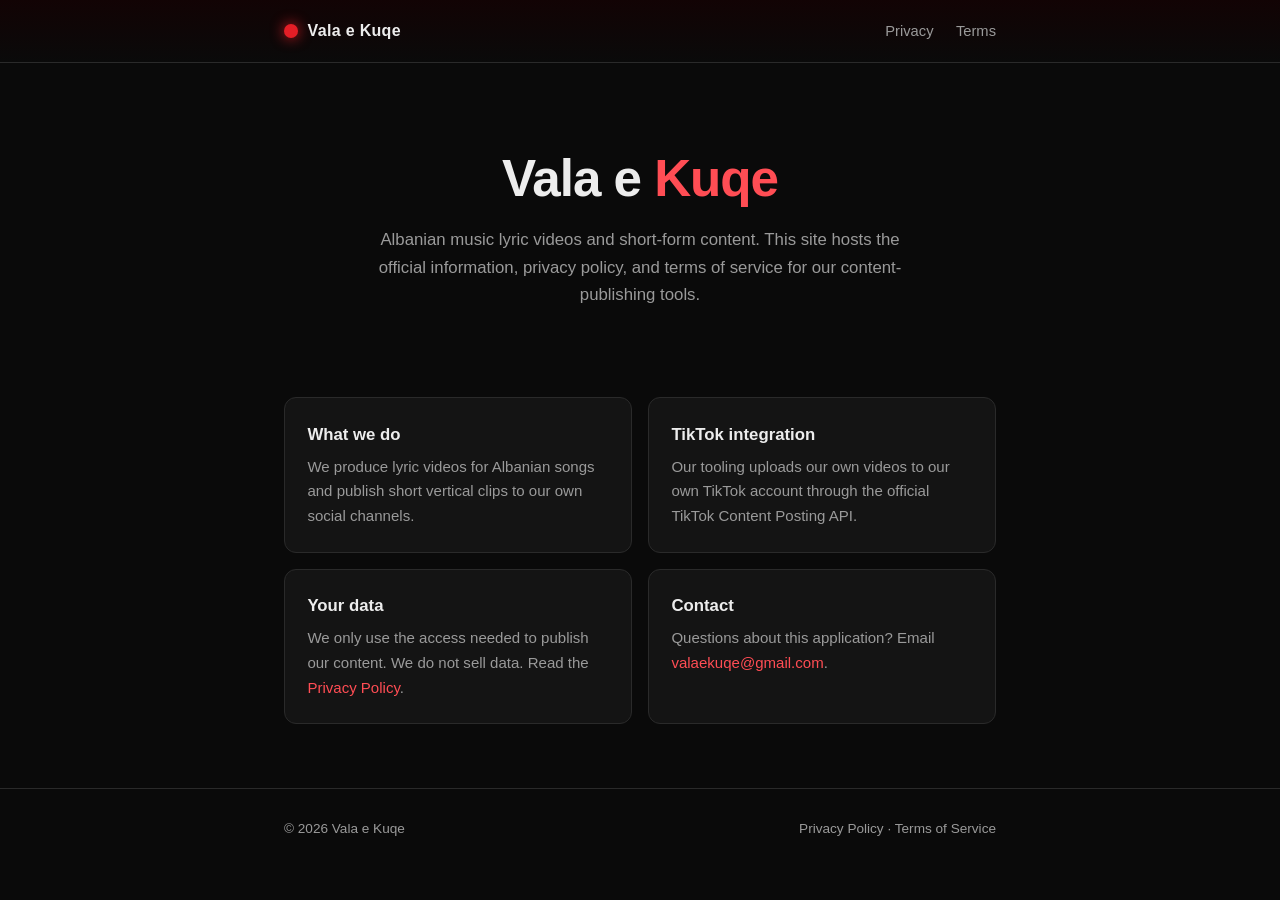
<file: index.html>
<!DOCTYPE html>
<html lang="en">
<head>
  <meta charset="UTF-8" />
  <meta name="viewport" content="width=device-width, initial-scale=1.0" />
  <title>Vala e Kuqe</title>
  <meta name="description" content="Vala e Kuqe — Albanian music lyric videos and short-form content." />
  <link rel="stylesheet" href="style.css" />
</head>
<body>
  <header>
    <nav class="nav">
      <div class="brand"><span class="mark"></span> Vala e Kuqe</div>
      <div class="nav-links">
        <a href="privacy.html">Privacy</a>
        <a href="terms.html">Terms</a>
      </div>
    </nav>
  </header>

  <main>
    <section class="hero">
      <h1>Vala e <span class="accent">Kuqe</span></h1>
      <p>
        Albanian music lyric videos and short-form content. This site hosts the
        official information, privacy policy, and terms of service for our
        content-publishing tools.
      </p>
    </section>

    <section class="cards">
      <div class="card">
        <h3>What we do</h3>
        <p>
          We produce lyric videos for Albanian songs and publish short vertical
          clips to our own social channels.
        </p>
      </div>
      <div class="card">
        <h3>TikTok integration</h3>
        <p>
          Our tooling uploads our own videos to our own TikTok account through
          the official TikTok Content Posting API.
        </p>
      </div>
      <div class="card">
        <h3>Your data</h3>
        <p>
          We only use the access needed to publish our content. We do not sell
          data. Read the <a href="privacy.html">Privacy Policy</a>.
        </p>
      </div>
      <div class="card">
        <h3>Contact</h3>
        <p>
          Questions about this application? Email
          <a href="mailto:valaekuqe@gmail.com">valaekuqe@gmail.com</a>.
        </p>
      </div>
    </section>
  </main>

  <footer>
    <div class="foot">
      <span>© 2026 Vala e Kuqe</span>
      <span>
        <a href="privacy.html">Privacy Policy</a> ·
        <a href="terms.html">Terms of Service</a>
      </span>
    </div>
  </footer>
</body>
</html>
</file>
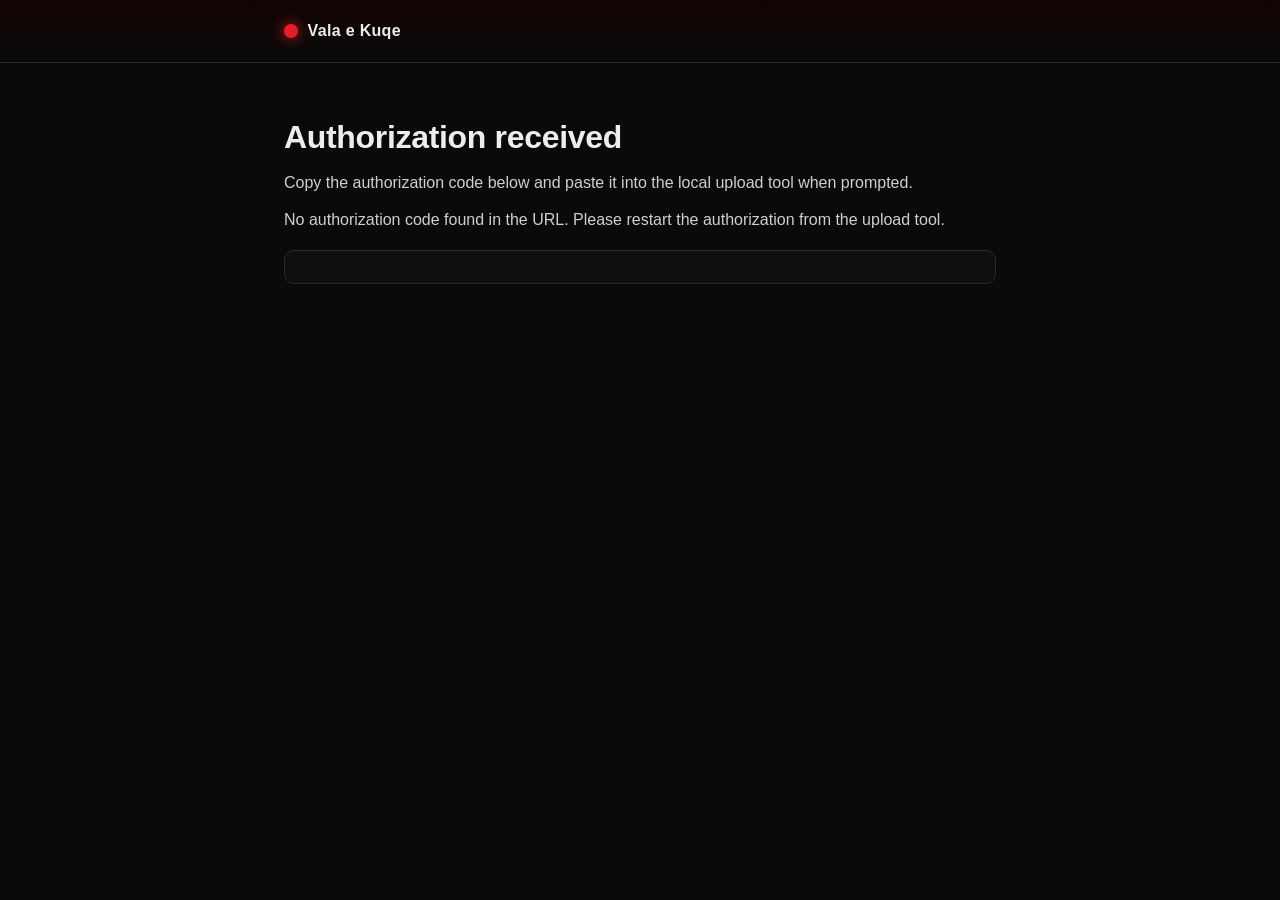
<file: callback.html>
<!DOCTYPE html>
<html lang="en">
<head>
  <meta charset="UTF-8" />
  <meta name="viewport" content="width=device-width, initial-scale=1.0" />
  <title>Authorization — Vala e Kuqe</title>
  <link rel="stylesheet" href="style.css" />
  <style>
    .codebox {
      background: #0f0f0f;
      border: 1px solid var(--border);
      border-radius: 10px;
      padding: 1rem 1.1rem;
      margin-top: 1rem;
      word-break: break-all;
      font-family: "SF Mono", Menlo, Consolas, monospace;
      font-size: 0.9rem;
    }
    .label { color: var(--muted); font-size: 0.8rem; text-transform: uppercase; letter-spacing: 0.06em; }
    button {
      margin-top: 1.2rem;
      background: var(--red);
      color: #fff;
      border: none;
      border-radius: 8px;
      padding: 0.7rem 1.2rem;
      font-size: 0.95rem;
      cursor: pointer;
    }
    button:hover { background: var(--red-soft); }
    .err { color: var(--red-soft); }
  </style>
</head>
<body>
  <header>
    <nav class="nav">
      <div class="brand"><span class="mark"></span> <a href="index.html" style="color:inherit">Vala e Kuqe</a></div>
    </nav>
  </header>

  <main class="doc">
    <h1>Authorization received</h1>
    <p>Copy the authorization code below and paste it into the local upload tool when prompted.</p>

    <div id="ok" style="display:none">
      <p class="label">Authorization code</p>
      <div class="codebox" id="code"></div>
      <p class="label" style="margin-top:1rem">State</p>
      <div class="codebox" id="state"></div>
      <button id="copy">Copy code</button>
    </div>

    <div id="bad" style="display:none">
      <p class="err">No authorization code found in the URL. Please restart the authorization from the upload tool.</p>
      <div class="codebox" id="rawerr"></div>
    </div>
  </main>

  <script>
    (function () {
      var params = new URLSearchParams(window.location.search);
      var code = params.get("code");
      var state = params.get("state");
      var error = params.get("error");

      if (code) {
        document.getElementById("ok").style.display = "block";
        document.getElementById("code").textContent = code;
        document.getElementById("state").textContent = state || "(none)";
        document.getElementById("copy").addEventListener("click", function () {
          navigator.clipboard.writeText(code);
          this.textContent = "Copied";
        });
      } else {
        document.getElementById("bad").style.display = "block";
        document.getElementById("rawerr").textContent =
          error ? ("error: " + error + " — " + (params.get("error_description") || "")) : window.location.search;
      }
    })();
  </script>
</body>
</html>
</file>
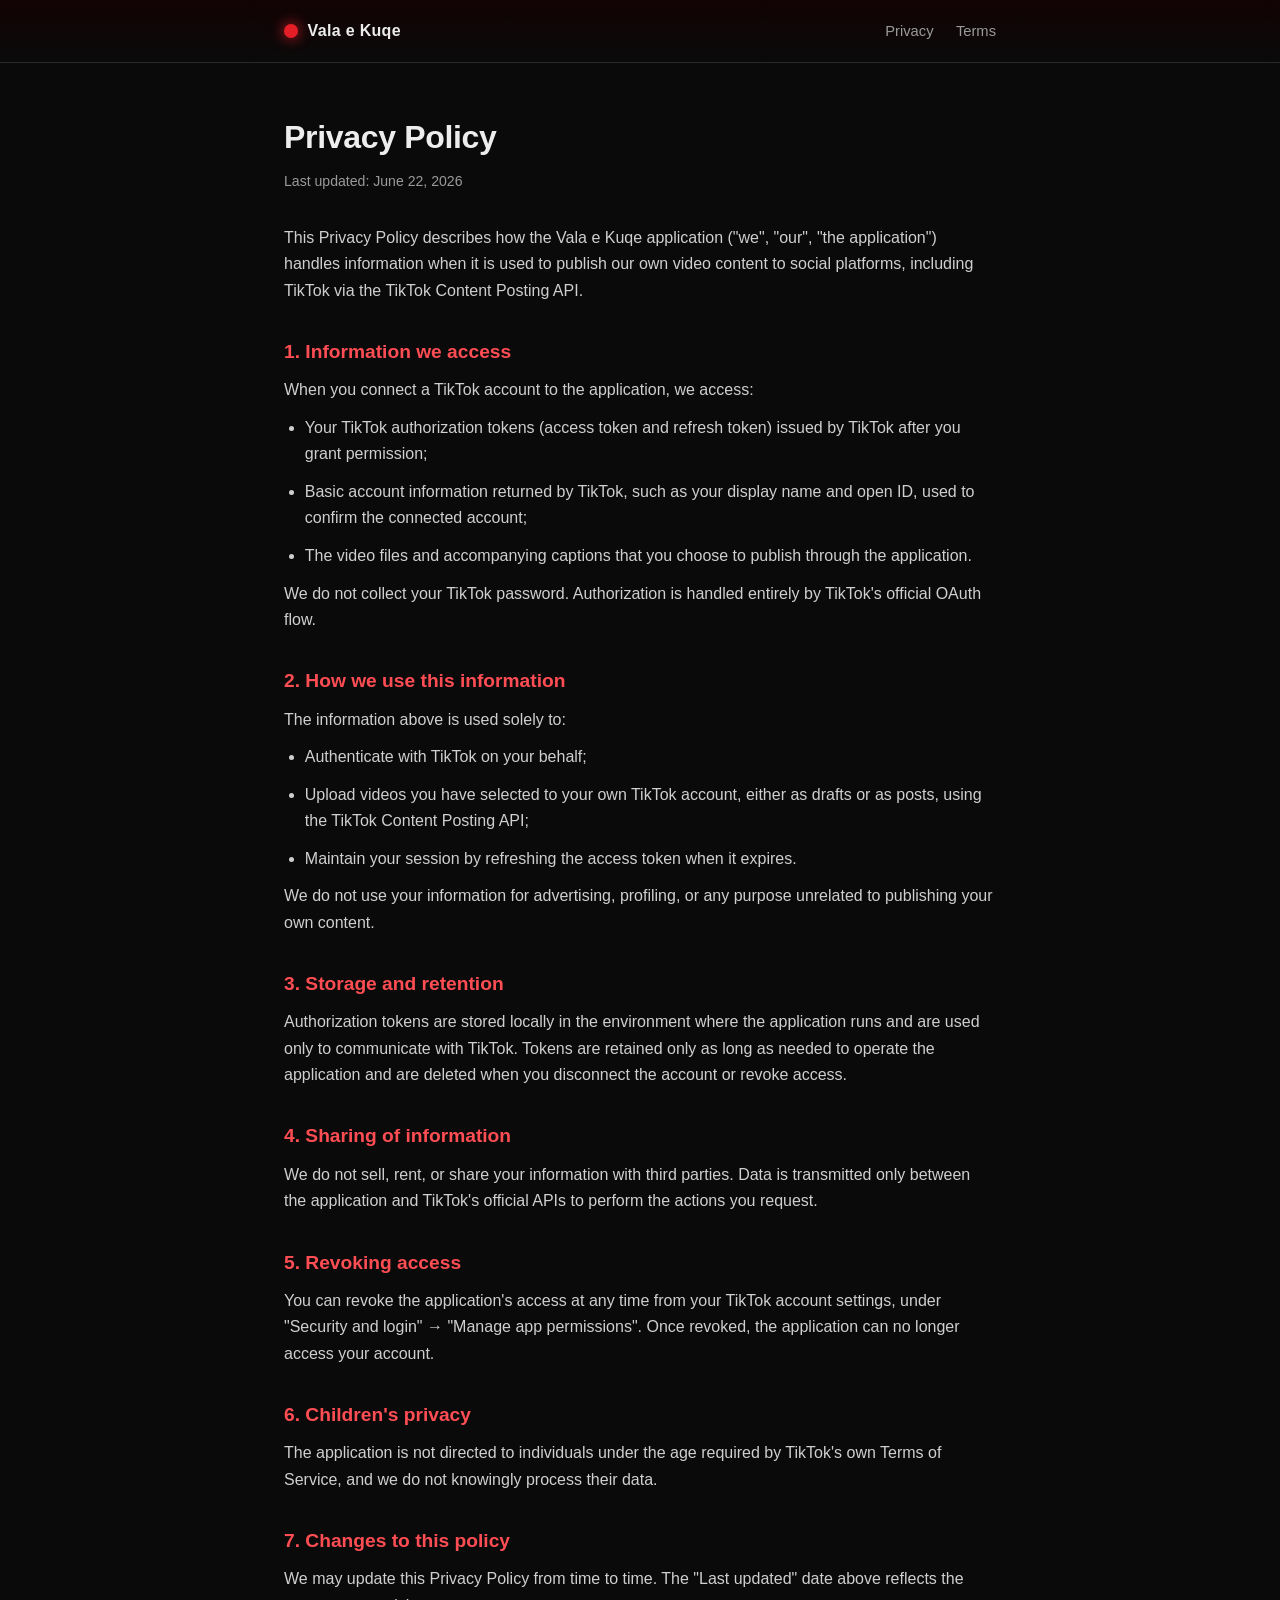
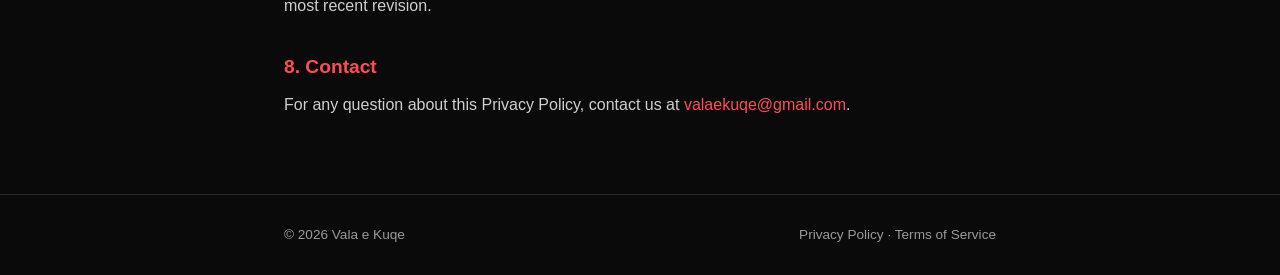
<file: privacy.html>
<!DOCTYPE html>
<html lang="en">
<head>
  <meta charset="UTF-8" />
  <meta name="viewport" content="width=device-width, initial-scale=1.0" />
  <title>Privacy Policy — Vala e Kuqe</title>
  <meta name="description" content="Privacy Policy for the Vala e Kuqe content-publishing application." />
  <link rel="stylesheet" href="style.css" />
</head>
<body>
  <header>
    <nav class="nav">
      <div class="brand"><span class="mark"></span> <a href="index.html" style="color:inherit">Vala e Kuqe</a></div>
      <div class="nav-links">
        <a href="privacy.html">Privacy</a>
        <a href="terms.html">Terms</a>
      </div>
    </nav>
  </header>

  <main class="doc">
    <h1>Privacy Policy</h1>
    <p class="updated">Last updated: June 22, 2026</p>

    <p>
      This Privacy Policy describes how the Vala e Kuqe application ("we", "our",
      "the application") handles information when it is used to publish our own
      video content to social platforms, including TikTok via the TikTok Content
      Posting API.
    </p>

    <h2>1. Information we access</h2>
    <p>When you connect a TikTok account to the application, we access:</p>
    <ul>
      <li>Your TikTok authorization tokens (access token and refresh token) issued by TikTok after you grant permission;</li>
      <li>Basic account information returned by TikTok, such as your display name and open ID, used to confirm the connected account;</li>
      <li>The video files and accompanying captions that you choose to publish through the application.</li>
    </ul>
    <p>
      We do not collect your TikTok password. Authorization is handled entirely
      by TikTok's official OAuth flow.
    </p>

    <h2>2. How we use this information</h2>
    <p>The information above is used solely to:</p>
    <ul>
      <li>Authenticate with TikTok on your behalf;</li>
      <li>Upload videos you have selected to your own TikTok account, either as drafts or as posts, using the TikTok Content Posting API;</li>
      <li>Maintain your session by refreshing the access token when it expires.</li>
    </ul>
    <p>We do not use your information for advertising, profiling, or any purpose unrelated to publishing your own content.</p>

    <h2>3. Storage and retention</h2>
    <p>
      Authorization tokens are stored locally in the environment where the
      application runs and are used only to communicate with TikTok. Tokens are
      retained only as long as needed to operate the application and are deleted
      when you disconnect the account or revoke access.
    </p>

    <h2>4. Sharing of information</h2>
    <p>
      We do not sell, rent, or share your information with third parties. Data is
      transmitted only between the application and TikTok's official APIs to
      perform the actions you request.
    </p>

    <h2>5. Revoking access</h2>
    <p>
      You can revoke the application's access at any time from your TikTok
      account settings, under "Security and login" &rarr; "Manage app
      permissions". Once revoked, the application can no longer access your
      account.
    </p>

    <h2>6. Children's privacy</h2>
    <p>The application is not directed to individuals under the age required by TikTok's own Terms of Service, and we do not knowingly process their data.</p>

    <h2>7. Changes to this policy</h2>
    <p>We may update this Privacy Policy from time to time. The "Last updated" date above reflects the most recent revision.</p>

    <h2>8. Contact</h2>
    <p>For any question about this Privacy Policy, contact us at <a href="mailto:valaekuqe@gmail.com">valaekuqe@gmail.com</a>.</p>
  </main>

  <footer>
    <div class="foot">
      <span>© 2026 Vala e Kuqe</span>
      <span>
        <a href="privacy.html">Privacy Policy</a> ·
        <a href="terms.html">Terms of Service</a>
      </span>
    </div>
  </footer>
</body>
</html>
</file>
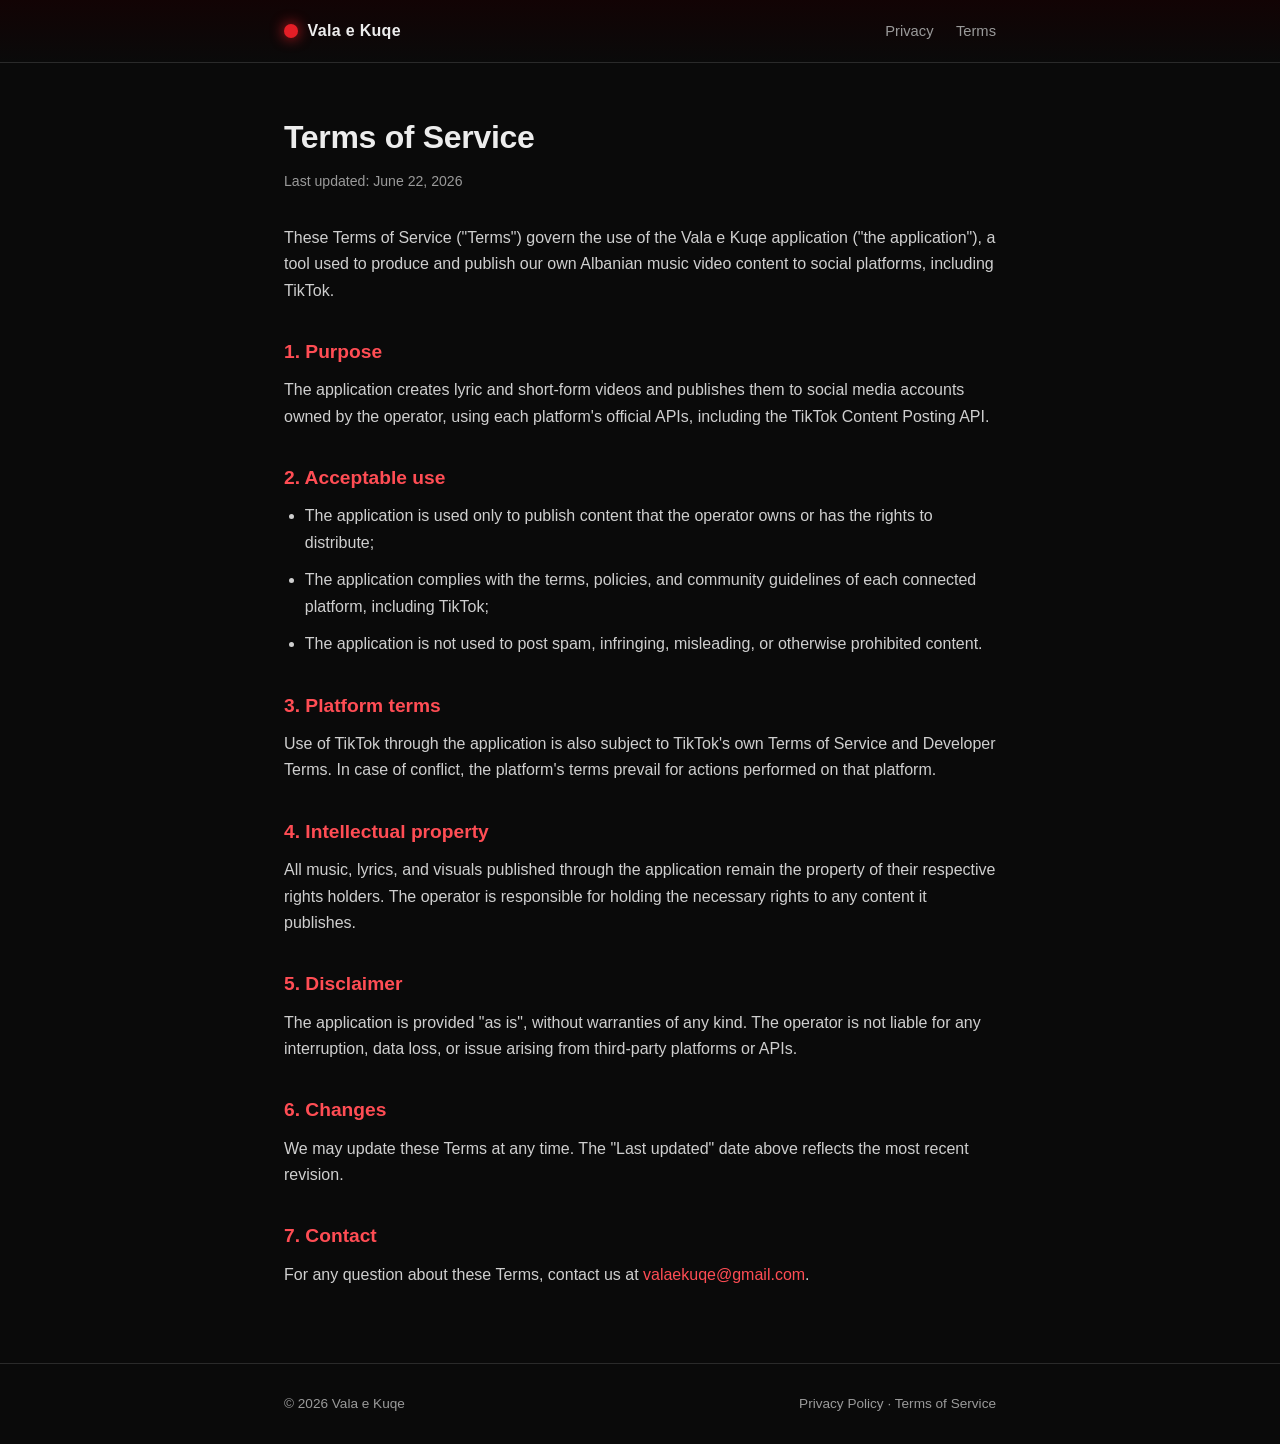
<file: terms.html>
<!DOCTYPE html>
<html lang="en">
<head>
  <meta charset="UTF-8" />
  <meta name="viewport" content="width=device-width, initial-scale=1.0" />
  <title>Terms of Service — Vala e Kuqe</title>
  <meta name="description" content="Terms of Service for the Vala e Kuqe content-publishing application." />
  <link rel="stylesheet" href="style.css" />
</head>
<body>
  <header>
    <nav class="nav">
      <div class="brand"><span class="mark"></span> <a href="index.html" style="color:inherit">Vala e Kuqe</a></div>
      <div class="nav-links">
        <a href="privacy.html">Privacy</a>
        <a href="terms.html">Terms</a>
      </div>
    </nav>
  </header>

  <main class="doc">
    <h1>Terms of Service</h1>
    <p class="updated">Last updated: June 22, 2026</p>

    <p>
      These Terms of Service ("Terms") govern the use of the Vala e Kuqe
      application ("the application"), a tool used to produce and publish our own
      Albanian music video content to social platforms, including TikTok.
    </p>

    <h2>1. Purpose</h2>
    <p>
      The application creates lyric and short-form videos and publishes them to
      social media accounts owned by the operator, using each platform's official
      APIs, including the TikTok Content Posting API.
    </p>

    <h2>2. Acceptable use</h2>
    <ul>
      <li>The application is used only to publish content that the operator owns or has the rights to distribute;</li>
      <li>The application complies with the terms, policies, and community guidelines of each connected platform, including TikTok;</li>
      <li>The application is not used to post spam, infringing, misleading, or otherwise prohibited content.</li>
    </ul>

    <h2>3. Platform terms</h2>
    <p>
      Use of TikTok through the application is also subject to TikTok's own Terms
      of Service and Developer Terms. In case of conflict, the platform's terms
      prevail for actions performed on that platform.
    </p>

    <h2>4. Intellectual property</h2>
    <p>
      All music, lyrics, and visuals published through the application remain the
      property of their respective rights holders. The operator is responsible for
      holding the necessary rights to any content it publishes.
    </p>

    <h2>5. Disclaimer</h2>
    <p>
      The application is provided "as is", without warranties of any kind. The
      operator is not liable for any interruption, data loss, or issue arising
      from third-party platforms or APIs.
    </p>

    <h2>6. Changes</h2>
    <p>We may update these Terms at any time. The "Last updated" date above reflects the most recent revision.</p>

    <h2>7. Contact</h2>
    <p>For any question about these Terms, contact us at <a href="mailto:valaekuqe@gmail.com">valaekuqe@gmail.com</a>.</p>
  </main>

  <footer>
    <div class="foot">
      <span>© 2026 Vala e Kuqe</span>
      <span>
        <a href="privacy.html">Privacy Policy</a> ·
        <a href="terms.html">Terms of Service</a>
      </span>
    </div>
  </footer>
</body>
</html>
</file>
<file: style.css>
:root {
  --bg: #0a0a0a;
  --surface: #141414;
  --border: #2a2a2a;
  --red: #e41e26;
  --red-soft: #ff4d54;
  --text: #ededed;
  --muted: #9a9a9a;
  --max: 760px;
}

* {
  box-sizing: border-box;
  margin: 0;
  padding: 0;
}

html {
  scroll-behavior: smooth;
}

body {
  background: var(--bg);
  color: var(--text);
  font-family: -apple-system, BlinkMacSystemFont, "Segoe UI", Roboto, Helvetica, Arial, sans-serif;
  line-height: 1.65;
  -webkit-font-smoothing: antialiased;
}

a {
  color: var(--red-soft);
  text-decoration: none;
}

a:hover {
  text-decoration: underline;
}

header {
  border-bottom: 1px solid var(--border);
  background: linear-gradient(180deg, #120304 0%, var(--bg) 100%);
}

.nav {
  max-width: var(--max);
  margin: 0 auto;
  padding: 1.1rem 1.5rem;
  display: flex;
  align-items: center;
  justify-content: space-between;
  gap: 1rem;
}

.brand {
  display: flex;
  align-items: center;
  gap: 0.6rem;
  font-weight: 700;
  letter-spacing: 0.02em;
}

.brand .mark {
  width: 14px;
  height: 14px;
  border-radius: 50%;
  background: var(--red);
  box-shadow: 0 0 14px var(--red);
}

.nav-links {
  display: flex;
  gap: 1.4rem;
  font-size: 0.92rem;
}

.nav-links a {
  color: var(--muted);
}

.nav-links a:hover {
  color: var(--text);
  text-decoration: none;
}

main {
  max-width: var(--max);
  margin: 0 auto;
  padding: 3rem 1.5rem 4rem;
}

.hero {
  text-align: center;
  padding: 2.5rem 0 3rem;
}

.hero h1 {
  font-size: clamp(2rem, 6vw, 3.2rem);
  line-height: 1.1;
  letter-spacing: -0.02em;
}

.hero h1 .accent {
  color: var(--red-soft);
}

.hero p {
  color: var(--muted);
  max-width: 540px;
  margin: 1.2rem auto 0;
  font-size: 1.05rem;
}

.cards {
  display: grid;
  grid-template-columns: 1fr;
  gap: 1rem;
  margin-top: 2.5rem;
}

@media (min-width: 620px) {
  .cards {
    grid-template-columns: 1fr 1fr;
  }
}

.card {
  background: var(--surface);
  border: 1px solid var(--border);
  border-radius: 12px;
  padding: 1.4rem;
}

.card h3 {
  font-size: 1.05rem;
  margin-bottom: 0.4rem;
}

.card p {
  color: var(--muted);
  font-size: 0.94rem;
}

.doc h1 {
  font-size: 2rem;
  letter-spacing: -0.01em;
  margin-bottom: 0.4rem;
}

.doc .updated {
  color: var(--muted);
  font-size: 0.88rem;
  margin-bottom: 2rem;
}

.doc h2 {
  font-size: 1.2rem;
  margin: 2rem 0 0.6rem;
  color: var(--red-soft);
}

.doc p,
.doc li {
  color: #cfcfcf;
  margin-bottom: 0.7rem;
}

.doc ul {
  padding-left: 1.3rem;
}

footer {
  border-top: 1px solid var(--border);
  color: var(--muted);
  font-size: 0.85rem;
}

.foot {
  max-width: var(--max);
  margin: 0 auto;
  padding: 1.8rem 1.5rem;
  display: flex;
  flex-wrap: wrap;
  gap: 0.4rem 1.2rem;
  justify-content: space-between;
}

.foot a {
  color: var(--muted);
}
</file>
